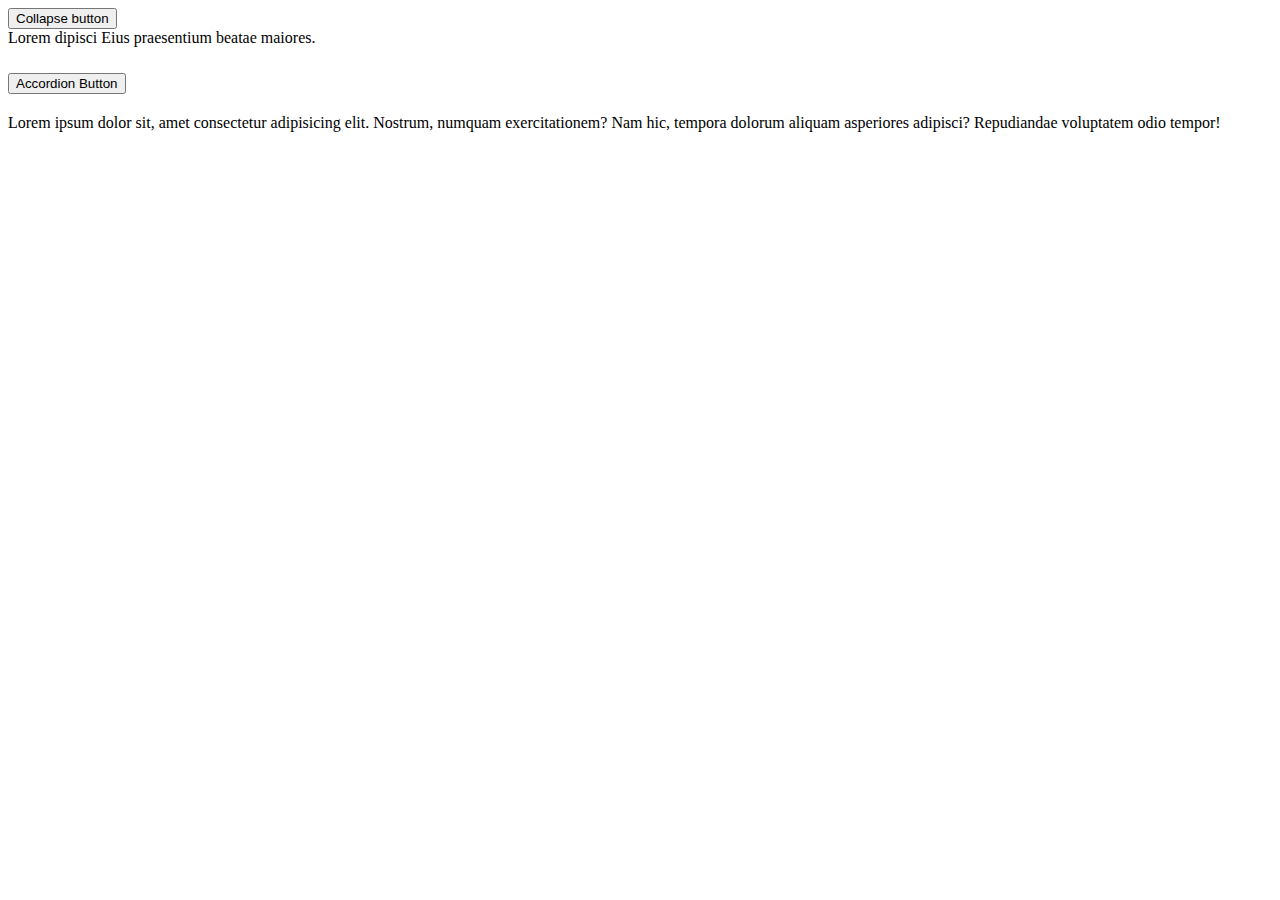
<file: Day-6/index.html>
<!DOCTYPE html>
<html lang="en">
<head>
    <meta charset="UTF-8">
    <meta name="viewport" content="width=device-width, initial-scale=1.0">
    <title>Bootstrap - components</title>
    <link href="https://cdn.jsdelivr.net/npm/bootstrap@5.3.8/dist/css/bootstrap.min.css" rel="stylesheet" integrity="sha384-sRIl4kxILFvY47J16cr9ZwB07vP4J8+LH7qKQnuqkuIAvNWLzeN8tE5YBujZqJLB" crossorigin="anonymous">
</head>

<body>
    <!-- Create the following bootstrap components Components: button, button group, collapse, accordion. -->

    <button type="button" class="btn-primary" data-bs-toggle="collapse" data-bs-target="#mycollapseexample">Collapse button</button>

    <div class="collapse" id="mycollapseexample">
        <div class="card card-body">
            Lorem dipisci  Eius praesentium beatae maiores.
        </div>
    </div>



    <!-- Accordion example -->

    <div class="accordion">
        <div class="accordion-item">
            <h2 class="accordion-header">
                <button type="button" class="accordion-button" data-bs-toggle="collapse" data-bs-target="#myaccordionexample">Accordion Button</button>
            </h2>
        </div>

        <div class="accordion-collapse collapse show" id="myaccordionexample">
            <div class="accordion-body card">
                Lorem ipsum dolor sit, amet consectetur adipisicing elit. Nostrum, numquam exercitationem? Nam hic, tempora dolorum aliquam asperiores adipisci? Repudiandae voluptatem odio tempor!
            </div>
        </div>
    </div>
    
    <script src="https://cdn.jsdelivr.net/npm/bootstrap@5.3.8/dist/js/bootstrap.bundle.min.js" integrity="sha384-FKyoEForCGlyvwx9Hj09JcYn3nv7wiPVlz7YYwJrWVcXK/BmnVDxM+D2scQbITxI" crossorigin="anonymous"></script>
</body>
</html>
</file>
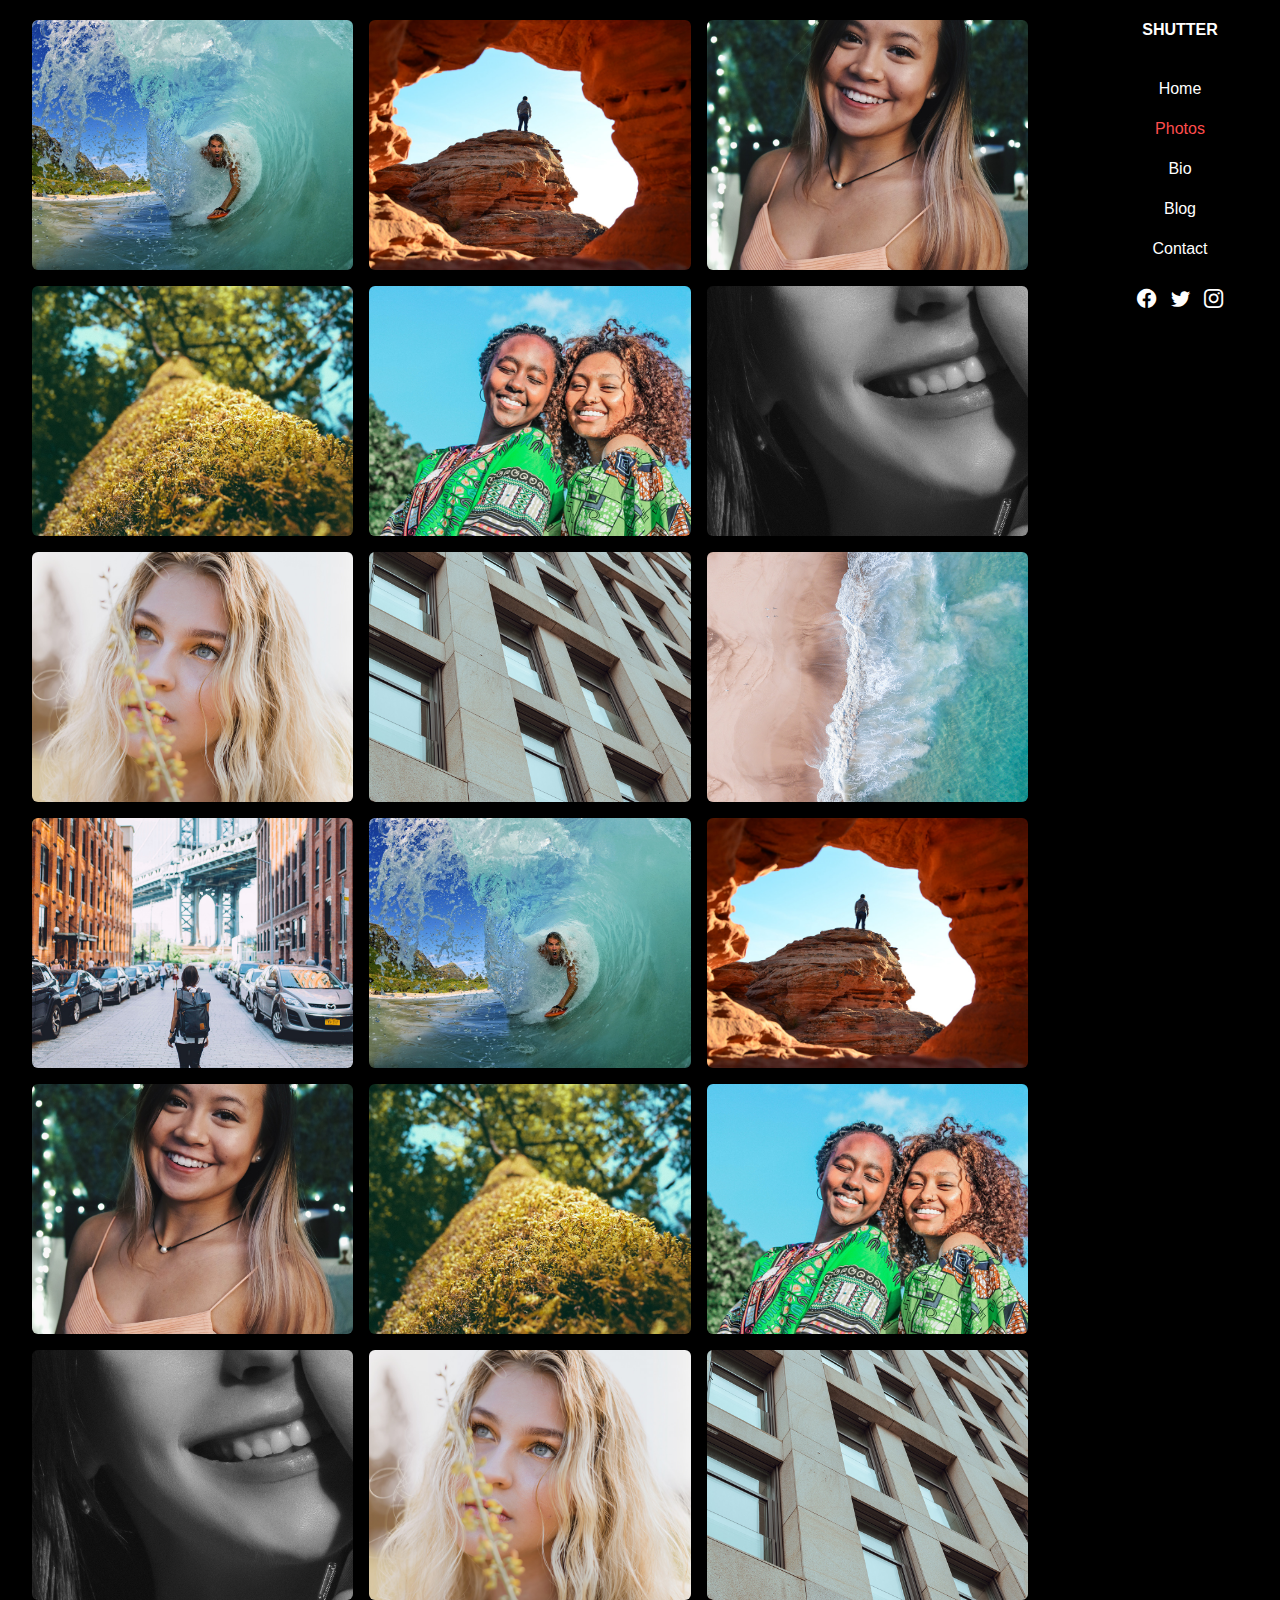
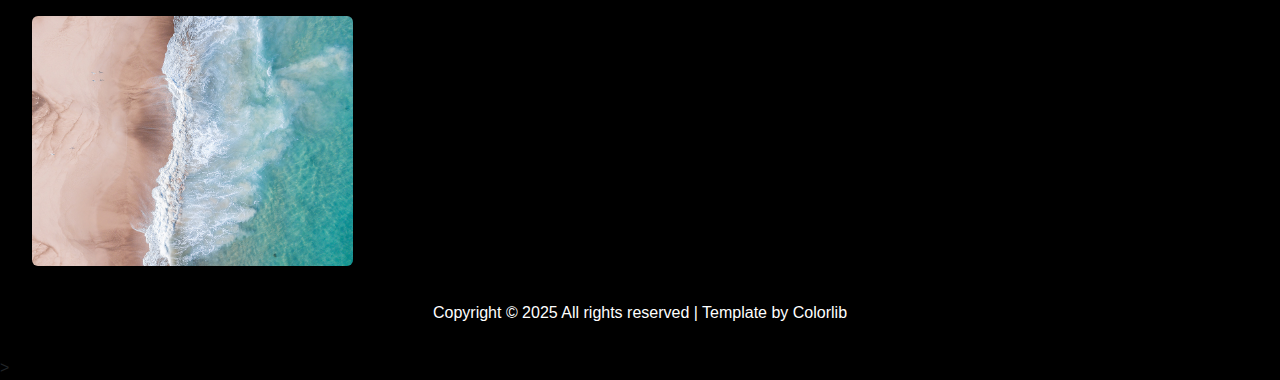
<file: Template-1/index.html>
<!DOCTYPE html>
<html lang="en">
<head>
  <meta charset="UTF-8">
  <meta name="viewport" content="width=device-width, initial-scale=1.0">
  <title>Shutter Gallery</title>
  <link href="https://cdn.jsdelivr.net/npm/bootstrap@5.3.3/dist/css/bootstrap.min.css" rel="stylesheet">
  <link href="https://cdn.jsdelivr.net/npm/bootstrap-icons@1.11.3/font/bootstrap-icons.css" rel="stylesheet">
  <link rel="stylesheet" href="style.css">
</head>
<body>

  <!-- Mobile Navbar -->
  <nav class="navbar navbar-dark d-lg-none">
    <div class="container-fluid">
      <span class="navbar-brand mb-0 h1">SHUTTER</span>
      <button class="btn" type="button" data-bs-toggle="offcanvas" data-bs-target="#offcanvasMenu">
        <i class="bi bi-list"></i>
      </button>
    </div>
  </nav>

  <!-- Offcanvas Menu (Mobile/Tablet) -->
<div class="offcanvas offcanvas-end" tabindex="-1" id="offcanvasMenu">
  <div class="offcanvas-header">
    <button type="button" class="btn-close" data-bs-dismiss="offcanvas"></button>
  </div>
  <div class="offcanvas-body text-center">
    <ul class="nav flex-column">
      <li class="nav-item"><a href="index.html" class="nav-link active">Home</a></li>
      <li class="nav-item"><a href="photos.html" class="nav-link">Photos</a></li>
      <li class="nav-item"><a href="bio.html" class="nav-link">Bio</a></li>
      <li class="nav-item"><a href="blog.html" class="nav-link">Blog</a></li>
      <li class="nav-item"><a href="contact.html" class="nav-link">Contact</a></li>
    </ul>
    <div class="social-icons mt-3">
      <a href="#"><i class="bi bi-facebook"></i></a>
      <a href="#"><i class="bi bi-twitter"></i></a>
      <a href="#"><i class="bi bi-instagram"></i></a>
    </div>
  </div>
</div>


  <!-- Desktop Right Sidebar -->
  <div class="right-sidebar d-none d-lg-block">
    <h6>SHUTTER</h6>
    <ul class="nav flex-column text-center">
      <li class="nav-item"><a href="index.html" class="nav-link">Home</a></li>
      <li class="nav-item"><a href="photos.html" class="nav-link active">Photos</a></li>
      <li class="nav-item"><a href="bio.html" class="nav-link">Bio</a></li>
      <li class="nav-item"><a href="blog.html" class="nav-link">Blog</a></li>
      <li class="nav-item"><a href="contact.html" class="nav-link">Contact</a></li>
    </ul>
    <div class="social-icons mt-3">
      <a href="#"><i class="bi bi-facebook"></i></a>
      <a href="#"><i class="bi bi-twitter"></i></a>
      <a href="#"><i class="bi bi-instagram"></i></a>
    </div>
  </div>

  <!-- Main Content -->
  <div class="content">
    <div class="container-fluid gallery">
      <div class="row g-3">
        <div class="col-6 col-md-6 col-lg-4"><img src="./Img/img_1.jpg" alt="Photo 1"></div>
        <div class="col-6 col-md-6 col-lg-4"><img src="./Img/img_2.jpg" alt="Photo 2"></div>
        <div class="col-6 col-md-6 col-lg-4"><img src="./Img/img_3.jpg" alt="Photo 3"></div>
        <div class="col-6 col-md-6 col-lg-4"><img src="./Img/img_4.jpg" alt="Photo 4"></div>
        <div class="col-6 col-md-6 col-lg-4"><img src="./Img/img_5.jpg" alt="Photo 5"></div>
        <div class="col-6 col-md-6 col-lg-4"><img src="./Img/img_6.jpg" alt="Photo 6"></div>
        <div class="col-6 col-md-6 col-lg-4"><img src="./Img/img_7.jpg" alt="Photo 7"></div>
        <div class="col-6 col-md-6 col-lg-4"><img src="./Img/img_8.jpg" alt="Photo 8"></div>
        <div class="col-6 col-md-6 col-lg-4"><img src="./Img/img_9.jpg" alt="Photo 9"></div>
        <div class="col-6 col-md-6 col-lg-4"><img src="./Img/img_10.jpg" alt="photo 10"></div>
        <div class="col-6 col-md-6 col-lg-4"><img src="./Img/img_1.jpg" alt="Photo 1"></div>
        <div class="col-6 col-md-6 col-lg-4"><img src="./Img/img_2.jpg" alt="Photo 2"></div>
        <div class="col-6 col-md-6 col-lg-4"><img src="./Img/img_3.jpg" alt="Photo 3"></div>
        <div class="col-6 col-md-6 col-lg-4"><img src="./Img/img_4.jpg" alt="Photo 4"></div>
        <div class="col-6 col-md-6 col-lg-4"><img src="./Img/img_5.jpg" alt="Photo 5"></div>
        <div class="col-6 col-md-6 col-lg-4"><img src="./Img/img_6.jpg" alt="Photo 6"></div>
        <div class="col-6 col-md-6 col-lg-4"><img src="./Img/img_7.jpg" alt="Photo 7"></div>
        <div class="col-6 col-md-6 col-lg-4"><img src="./Img/img_8.jpg" alt="Photo 8"></div>
        <div class="col-6 col-md-6 col-lg-4"><img src="./Img/img_9.jpg" alt="Photo 9"></div>
      </div>
    </div>
  </div>

  <footer>
    <p>Copyright &copy; 2025 All rights reserved | Template by Colorlib</p>
  </footer>

  <script src="https://cdn.jsdelivr.net/npm/bootstrap@5.3.3/dist/js/bootstrap.bundle.min.js"></script>
</body>
</html>
>
</file>
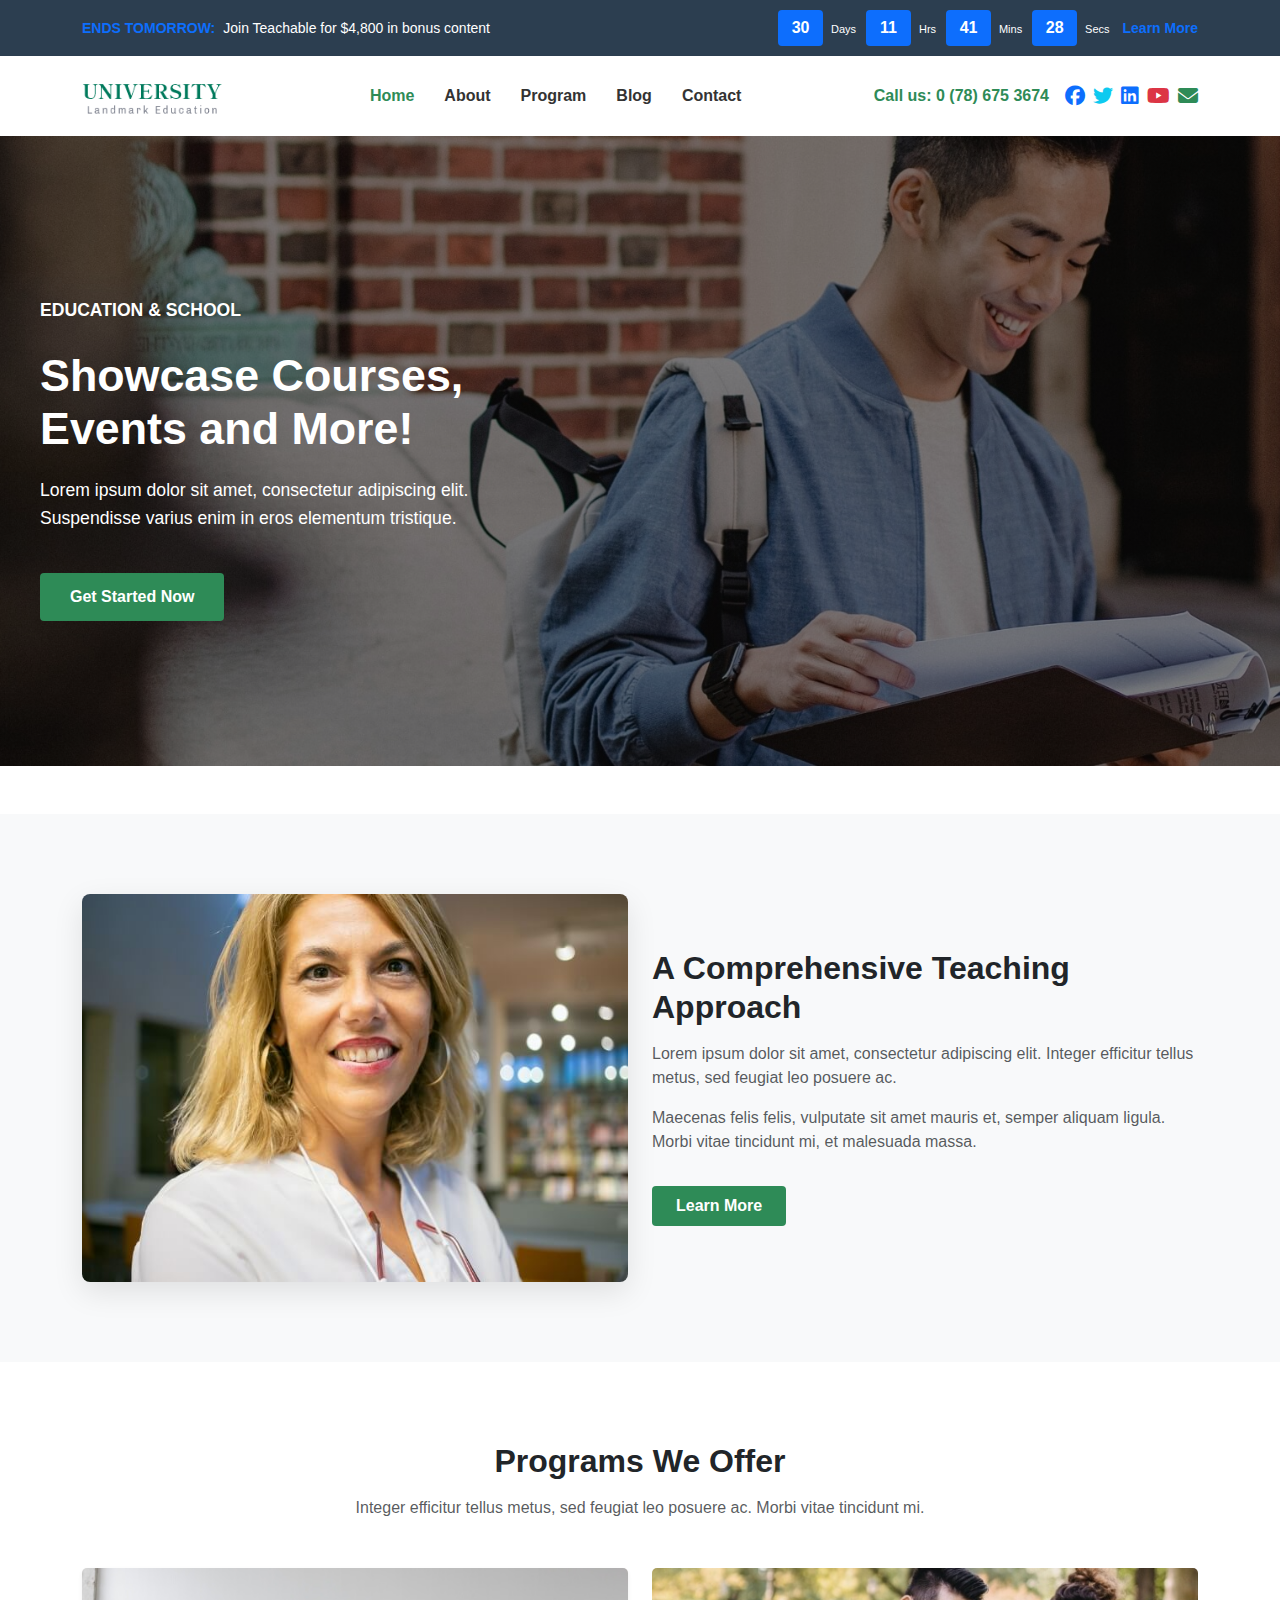
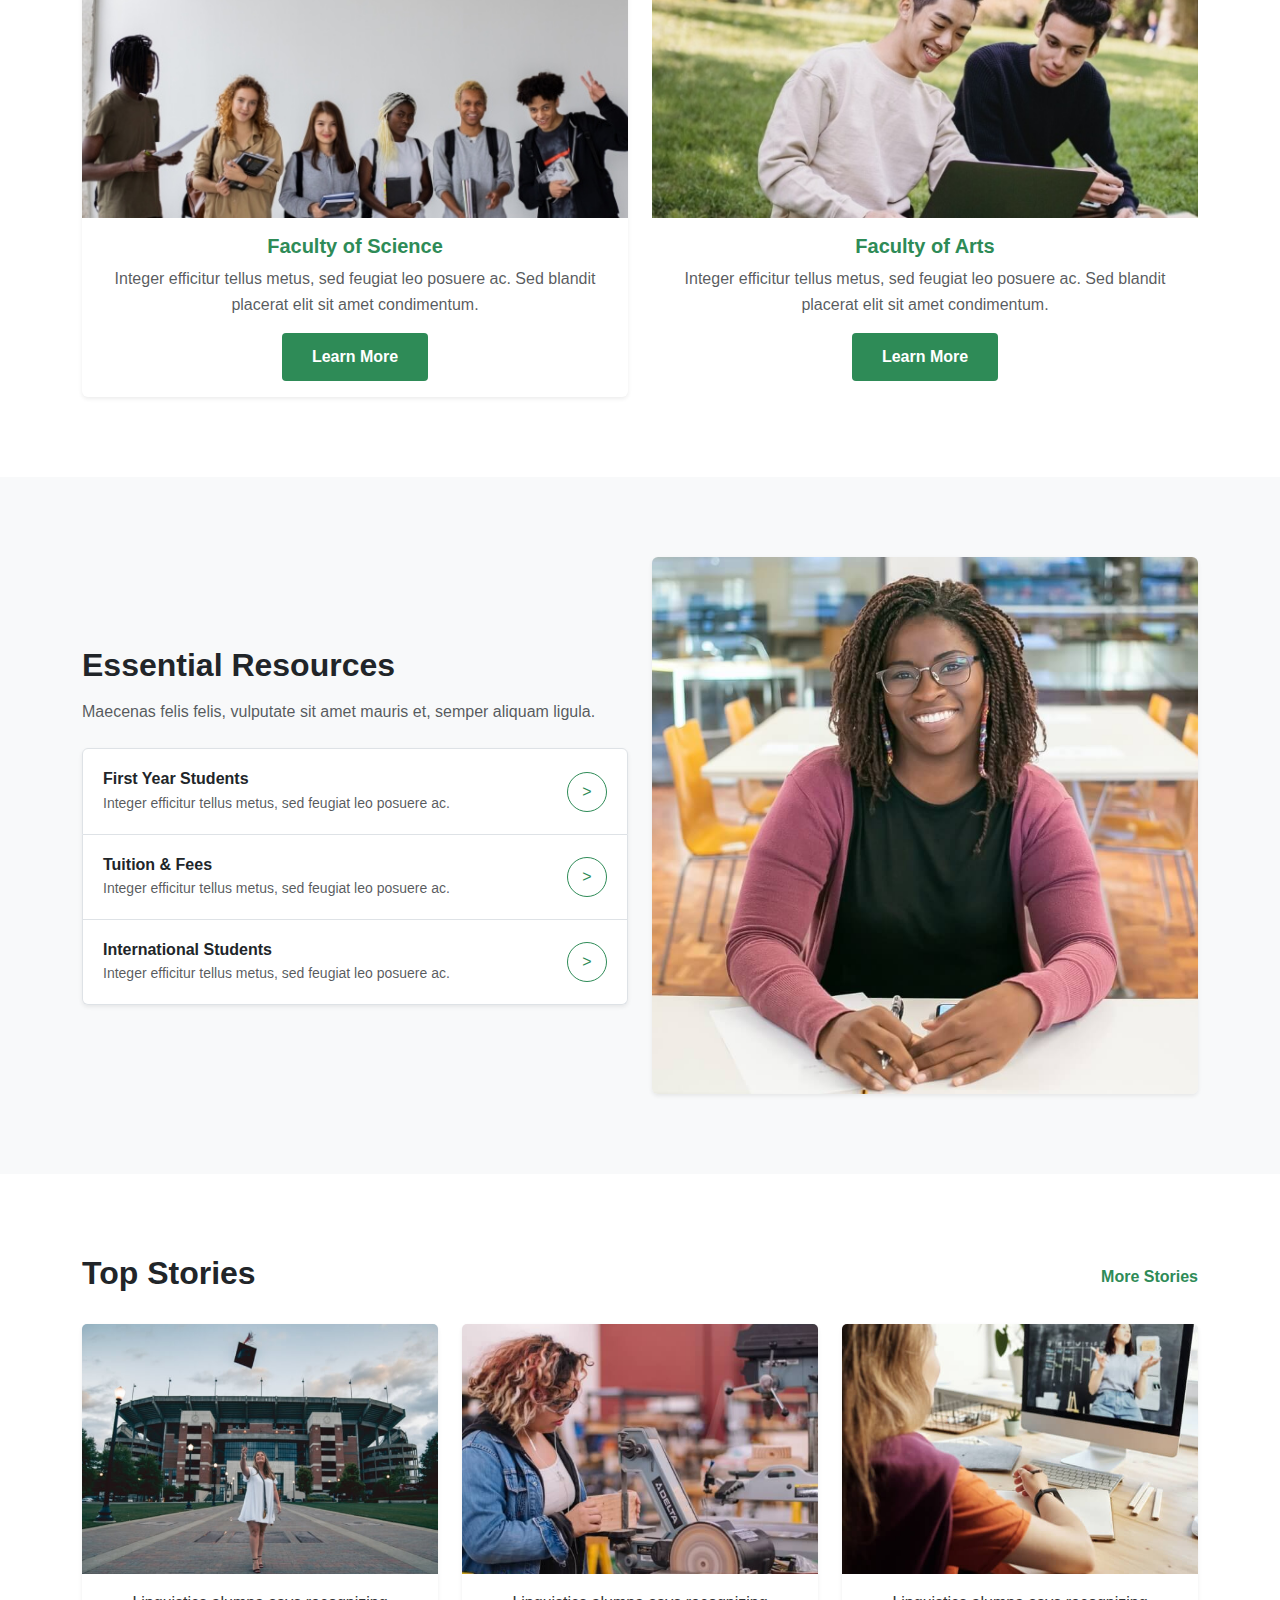
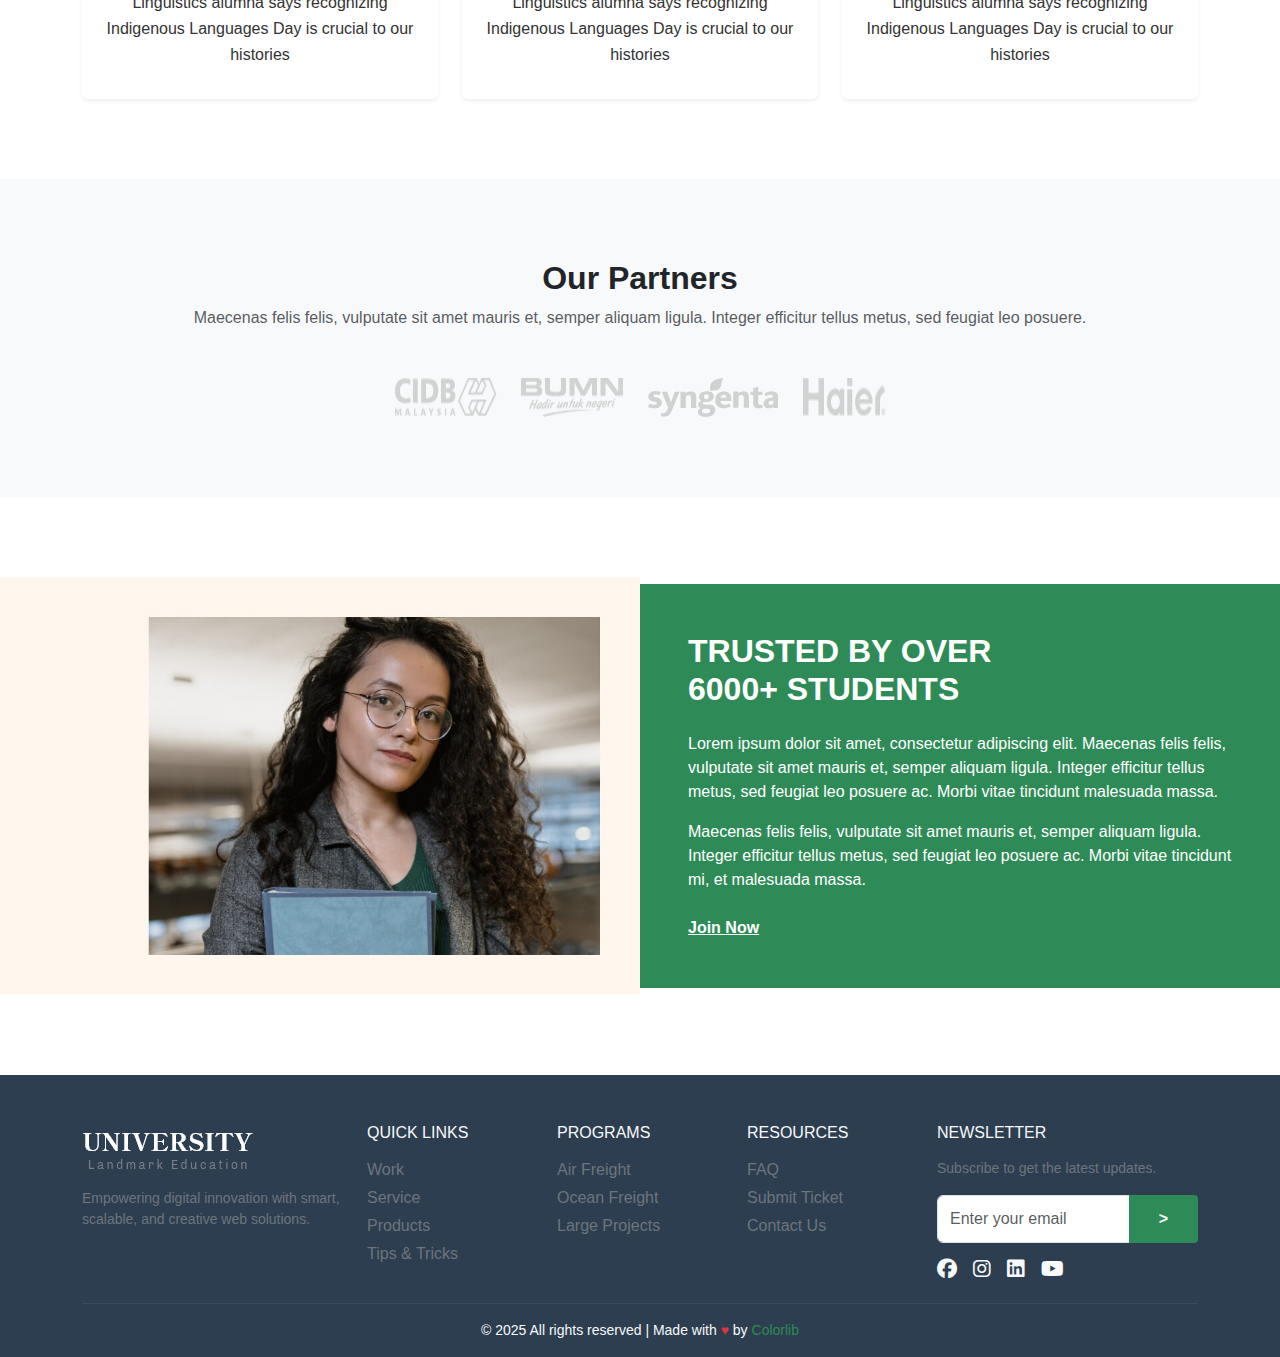
<file: Template-2/index.html>
<!DOCTYPE html>
<html lang="en">
<head>
  <meta charset="UTF-8">
  <meta name="viewport" content="width=device-width, initial-scale=1.0">
  <title>University Education</title>
  
  <!-- Bootstrap & Icons -->
  <link href="https://cdn.jsdelivr.net/npm/bootstrap@5.3.3/dist/css/bootstrap.min.css" rel="stylesheet">
  <link href="https://cdn.jsdelivr.net/npm/bootstrap-icons@1.11.3/font/bootstrap-icons.css" rel="stylesheet">
  <link rel="stylesheet" href="https://cdnjs.cloudflare.com/ajax/libs/font-awesome/6.5.0/css/all.min.css">
  <link rel="stylesheet" href="style.css">
</head>
<body>

<!-- Top Bar -->
<div class="top-bar text-white">
  <div class="container">
    <div class="d-flex flex-wrap justify-content-between align-items-center">
      <div class="d-flex align-items-center mb-2 mb-md-0">
        <span style="color: #0d6efd; font-weight: 700; margin-right: 8px;">ENDS TOMORROW:</span>
        <span class="d-none d-sm-inline">Join Teachable for $4,800 in bonus content</span>
        <span class="d-inline d-sm-none" style="font-size: 12px;">Join for $4,800 bonus</span>
      </div>
      <div class="d-flex align-items-center flex-wrap gap-2">
        <div class="d-flex">
          <div class="countdown-item">
            <span class="number" id="days">30</span>
            <span class="label">Days</span>
          </div>
          <div class="countdown-item">
            <span class="number" id="hours">11</span>
            <span class="label">Hrs</span>
          </div>
          <div class="countdown-item">
            <span class="number" id="minutes">41</span>
            <span class="label">Mins</span>
          </div>
          <div class="countdown-item">
            <span class="number" id="seconds">28</span>
            <span class="label">Secs</span>
          </div>
        </div>
        <a href="#" class="d-none d-md-inline" style="color: #0d6efd; font-weight: 600; text-decoration: none; white-space: nowrap;">Learn More</a>
      </div>
    </div>
  </div>
</div>

<!-- Navbar -->
<nav class="navbar navbar-expand-lg bg-white shadow-sm">
  <div class="container">
    <a class="navbar-brand" href="#">
      <img src="./Img/logo.png" alt="Logo" height="40">
    </a>
    <button class="navbar-toggler" type="button" data-bs-toggle="collapse" data-bs-target="#navbarNav">
      <span class="navbar-toggler-icon"></span>
    </button>

    <div class="collapse navbar-collapse justify-content-between" id="navbarNav">
      <ul class="navbar-nav mx-auto text-center">
        <li class="nav-item"><a class="nav-link active" href="#">Home</a></li>
        <li class="nav-item"><a class="nav-link" href="#">About</a></li>
        <li class="nav-item"><a class="nav-link" href="#">Program</a></li>
        <li class="nav-item"><a class="nav-link" href="#">Blog</a></li>
        <li class="nav-item"><a class="nav-link" href="#">Contact</a></li>
      </ul>

      <div class="me-3 d-flex justify-content-center align-items-center mt-3 mt-lg-0">
        <p class="text-success mb-0 fw-semibold">Call us: <span class="fw-bold">0 (78) 675 3674</span></p>
      </div>

      <div class="d-flex justify-content-center gap-2 mt-3 mt-lg-0">
        <i class="fa-brands fa-facebook text-primary fs-5"></i>
        <i class="fa-brands fa-twitter text-info fs-5"></i>
        <i class="fa-brands fa-linkedin text-primary fs-5"></i>
        <i class="fa-brands fa-youtube text-danger fs-5"></i>
        <i class="fa-solid fa-envelope text-success fs-5"></i>
      </div>
    </div>
  </div>
</nav>

<!-- Hero Banner -->
<section class="hero"> 
  <div class="hero-content text-white"> 
    <p class="text-uppercase fw-semibold">Education & School</p> <h1>Showcase Courses,<br>Events and More!</h1> 
    <p>Lorem ipsum dolor sit amet, consectetur adipiscing elit. Suspendisse varius enim in eros elementum tristique.</p> 
    <a href="#" class="btn btn-success mt-3">Get Started Now</a> 
  </div> 
</section> 
    <br><br>

<!-- About Section -->
<section class="about-area bg-light">
  <div class="container">
    <div class="row align-items-center">
      <div class="col-lg-6 mb-4 mb-lg-0">
        <img src="./Img/about1.jpg" alt="About" class="img-fluid">
      </div>
      <div class="col-lg-6">
        <h2 class="fw-bold mb-3">A Comprehensive Teaching Approach</h2>
        <p class="text-muted">Lorem ipsum dolor sit amet, consectetur adipiscing elit. Integer efficitur tellus metus, sed feugiat leo posuere ac.</p>
        <p class="text-muted">Maecenas felis felis, vulputate sit amet mauris et, semper aliquam ligula. Morbi vitae tincidunt mi, et malesuada massa.</p>
        <a href="#" class="btn btn-success mt-3 px-4 py-2">Learn More</a>
      </div>
    </div>
  </div>
</section>

<!-- Programs Section -->
<section class="py-5">
  <div class="container text-center">
    <h2 class="fw-bold mb-3">Programs We Offer</h2>
    <p class="text-muted mb-5">Integer efficitur tellus metus, sed feugiat leo posuere ac. Morbi vitae tincidunt mi.</p>

    <div class="row g-4">
      <div class="col-md-6">
        <div class="card shadow-sm h-100">
          <img src="./Img/blog1.jpg" class="card-img-top" alt="Faculty of Science">
          <div class="card-body">
            <h5 class="fw-semibold mb-2 text-success">Faculty of Science</h5>
            <p class="text-muted">Integer efficitur tellus metus, sed feugiat leo posuere ac. Sed blandit placerat elit sit amet condimentum.</p>
            <a href="#" class="btn btn-success">Learn More</a>
          </div>
        </div>
      </div>
      <div class="col-md-6">
        <div class="card h-100">
          <img src="./Img/blog2.jpg" class="card-img-top" alt="Faculty of Arts">
          <div class="card-body">
            <h5 class="fw-semibold mb-2 text-success">Faculty of Arts</h5>
            <p class="text-muted">Integer efficitur tellus metus, sed feugiat leo posuere ac. Sed blandit placerat elit sit amet condimentum.</p>
            <a href="#" class="btn btn-success">Learn More</a>
          </div>
        </div>
      </div>
    </div>
  </div>
</section>

<!-- Resources Section -->
<section class="py-5 bg-light">
  <div class="container">
    <div class="row align-items-center g-4">
      <div class="col-lg-6">
        <h2 class="fw-bold mb-3">Essential Resources</h2>
        <p class="text-muted mb-4">Maecenas felis felis, vulputate sit amet mauris et, semper aliquam ligula.</p>
        <div class="list-group shadow-sm">
          <div class="list-group-item d-flex justify-content-between align-items-center">
            <div>
              <h6 class="fw-semibold mb-1">First Year Students</h6>
              <p class="text-muted small mb-0">Integer efficitur tellus metus, sed feugiat leo posuere ac.</p>
            </div>
            <a href="#" class="btn btn-outline-success rounded-circle">&gt;</a>
          </div>
          <div class="list-group-item d-flex justify-content-between align-items-center">
            <div>
              <h6 class="fw-semibold mb-1">Tuition & Fees</h6>
              <p class="text-muted small mb-0">Integer efficitur tellus metus, sed feugiat leo posuere ac.</p>
            </div>
            <a href="#" class="btn btn-outline-success rounded-circle">&gt;</a>
          </div>
          <div class="list-group-item d-flex justify-content-between align-items-center">
            <div>
              <h6 class="fw-semibold mb-1">International Students</h6>
              <p class="text-muted small mb-0">Integer efficitur tellus metus, sed feugiat leo posuere ac.</p>
            </div>
            <a href="#" class="btn btn-outline-success rounded-circle">&gt;</a>
          </div>
        </div>
      </div>
      <div class="col-lg-6 text-center">
        <img src="./Img/visit1.jpg" alt="Resources" class="img-fluid rounded shadow-sm">
      </div>
    </div>
  </div>
</section>

<!-- Top Stories -->
<section class="py-5">
  <div class="container">
    <div class="d-flex justify-content-between align-items-center mb-4">
      <h2 class="fw-bold">Top Stories</h2>
      <a href="#" class="link-success">More Stories</a>
    </div>

    <div class="row g-4">
      <div class="col-lg-4 col-md-6">
        <div class="card h-100 shadow-sm">
          <img src="./Img/class-img1.jpg" class="card-img-top" alt="Story Image">
          <div class="card-body text-center">
            <p>Linguistics alumna says recognizing Indigenous Languages Day is crucial to our histories</p>
          </div>
        </div>
      </div>

      <div class="col-lg-4 col-md-6">
        <div class="card h-100 shadow-sm">
          <img src="./Img/class-img2.jpg" class="card-img-top" alt="Story Image">
          <div class="card-body text-center">
            <p>Linguistics alumna says recognizing Indigenous Languages Day is crucial to our histories</p>
          </div>
        </div>
      </div>

      <div class="col-lg-4 col-md-6">
        <div class="card h-100 shadow-sm">
          <img src="./Img/class-img3.jpg" class="card-img-top" alt="Story Image">
          <div class="card-body text-center">
            <p>Linguistics alumna says recognizing Indigenous Languages Day is crucial to our histories</p>
          </div>
        </div>
      </div>
    </div>
  </div>
</section>

<!-- Partners -->
<section class="py-5 bg-light">
  <div class="container">
    <div class="text-center mb-5">
      <h2 class="fw-bold">Our Partners</h2>
      <p class="text-muted">Maecenas felis felis, vulputate sit amet mauris et, semper aliquam ligula. Integer efficitur tellus metus, sed feugiat leo posuere.</p>
    </div>
    <div class="d-flex gap-4 justify-content-center flex-wrap">
      <img src="./Img/brand1.png" alt="Partner 1">
      <img src="./Img/brand2.png" alt="Partner 2">
      <img src="./Img/brand3.png" alt="Partner 3">
      <img src="./Img/brand4.png" alt="Partner 4">
    </div>
  </div>
</section>

<!-- Trust Section -->
<section class="py-5">
  <div class="container-fluid p-0">
    <div class="row g-0 align-items-center">
      <div class="col-lg-6">
        <img src="./Img/visit2.jpg" alt="Trusted Students" class="img-fluid w-100 h-100 object-fit-cover" style="min-height: 400px;">
      </div>
      <div class="col-lg-6 p-5 bg-success text-white">
        <h2 class="fw-bold mb-4">TRUSTED BY OVER<br>6000+ STUDENTS</h2>
        <p class="mb-3">Lorem ipsum dolor sit amet, consectetur adipiscing elit. Maecenas felis felis, vulputate sit amet mauris et, semper aliquam ligula. Integer efficitur tellus metus, sed feugiat leo posuere ac. Morbi vitae tincidunt malesuada massa.</p>
        <p class="mb-4">Maecenas felis felis, vulputate sit amet mauris et, semper aliquam ligula. Integer efficitur tellus metus, sed feugiat leo posuere ac. Morbi vitae tincidunt mi, et malesuada massa.</p>
        <a href="#" class="link-light">Join Now</a>
      </div>
    </div>
  </div>
</section>

<!-- Footer -->
<footer class="text-light pt-5 pb-3">
  <div class="container">
    <div class="row gy-4">
      <div class="col-md-3">
        <img src="./Img/logo2_footer.png" alt="Logo" class="img-fluid mb-3">
        <p class="text-secondary small">Empowering digital innovation with smart, scalable, and creative web solutions.</p>
      </div>

      <div class="col-md-2">
        <h6 class="text-uppercase mb-3">Quick Links</h6>
        <a href="#" class="text-secondary d-block mb-1 text-decoration-none">Work</a>
        <a href="#" class="text-secondary d-block mb-1 text-decoration-none">Service</a>
        <a href="#" class="text-secondary d-block mb-1 text-decoration-none">Products</a>
        <a href="#" class="text-secondary d-block mb-1 text-decoration-none">Tips & Tricks</a>
      </div>

      <div class="col-md-2">
        <h6 class="text-uppercase mb-3">Programs</h6>
        <a href="#" class="text-secondary d-block mb-1 text-decoration-none">Air Freight</a>
        <a href="#" class="text-secondary d-block mb-1 text-decoration-none">Ocean Freight</a>
        <a href="#" class="text-secondary d-block mb-1 text-decoration-none">Large Projects</a>
      </div>

      <div class="col-md-2">
        <h6 class="text-uppercase mb-3">Resources</h6>
        <a href="#" class="text-secondary d-block mb-1 text-decoration-none">FAQ</a>
        <a href="#" class="text-secondary d-block mb-1 text-decoration-none">Submit Ticket</a>
        <a href="#" class="text-secondary d-block mb-1 text-decoration-none">Contact Us</a>
      </div>

      <div class="col-md-3">
        <h6 class="text-uppercase mb-3">Newsletter</h6>
        <p class="text-secondary small">Subscribe to get the latest updates.</p>
        <div class="input-group mb-3">
          <input type="text" class="form-control" placeholder="Enter your email">
          <button class="btn btn-success">&gt;</button>
        </div>
        <div class="d-flex gap-3">
          <i class="fa-brands fa-facebook fs-5"></i>
          <i class="fa-brands fa-instagram fs-5"></i>
          <i class="fa-brands fa-linkedin fs-5"></i>
          <i class="fa-brands fa-youtube fs-5"></i>
        </div>
      </div>
    </div>

    <hr class="border-secondary mt-4">
    <p class="text-center small mb-0">
      © 2025 All rights reserved | Made with <span class="text-danger">&hearts;</span> by <span class="text-success">Colorlib</span>
    </p>
  </div>
</footer>

<!-- Bootstrap JS -->
<script src="https://cdn.jsdelivr.net/npm/bootstrap@5.3.3/dist/js/bootstrap.bundle.min.js"></script>


</body>
</html>
</file>
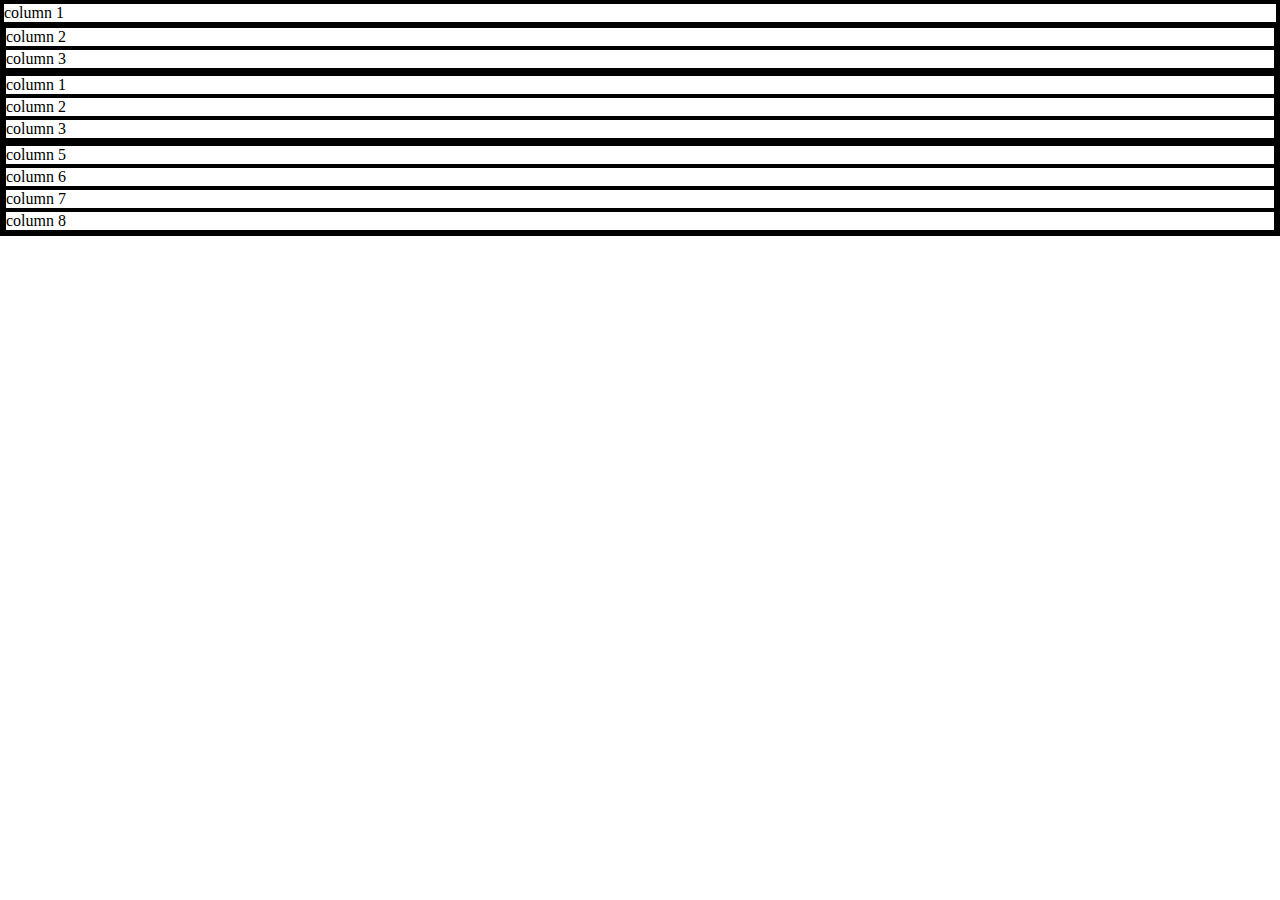
<file: Day-1/ClassWork/index.html>
<!-- 1. Practice the example of the Bootstrap 12-column grid system taken by the trainer. -->


<!DOCTYPE html>
<html lang="en">
<head>
    <meta charset="UTF-8">
    <meta name="viewport" content="width=device-width, initial-scale=1.0">
    <title>Bootstrap</title>
    <link rel="stylesheet" href="style.css">
    <link href="https://cdn.jsdelivr.net/npm/bootstrap@5.3.8/dist/css/bootstrap.min.css" rel="stylesheet" integrity="sha384-sRIl4kxILFvY47J16cr9ZwB07vP4J8+LH7qKQnuqkuIAvNWLzeN8tE5YBujZqJLB" crossorigin="anonymous">
</head>
<body>

    <section>
        <div class="row">
            <!-- row 1 -->
            <div class="col-sm-12">column 1</div>

            <!-- row2 -->
            <div class="row"> 
                <div class="col-md-6">column 2</div>
                <div class="col-md-6">column 3</div>
            </div>

            <!-- row3 -->
             <div class="row">
                <div class="col-sm-12 col-md-6 col-lg-4">column 1</div>
                <div class="col-sm-12 col-md-6 col-lg-4">column 2</div>
                <div class="col-sm-12 col-md-6 col-lg-4">column 3</div>
             </div>


             <!-- row 4 -->

             <div class="row">
                <div class="col-sm-12 col-md-6 col-lg-3">column 5</div>
                <div class="col-sm-12 col-md-6 col-lg-3">column 6</div>
                <div class="col-sm-12 col-md-6 col-lg-3">column 7</div>
                <div class="col-sm-12 col-md-6 col-lg-3">column 8</div>
             </div>
        </div>
    </section>


    <script src="https://cdn.jsdelivr.net/npm/bootstrap@5.3.8/dist/js/bootstrap.bundle.min.js" crossorigin="anonymous"></script>
</body>
</html>
</file>
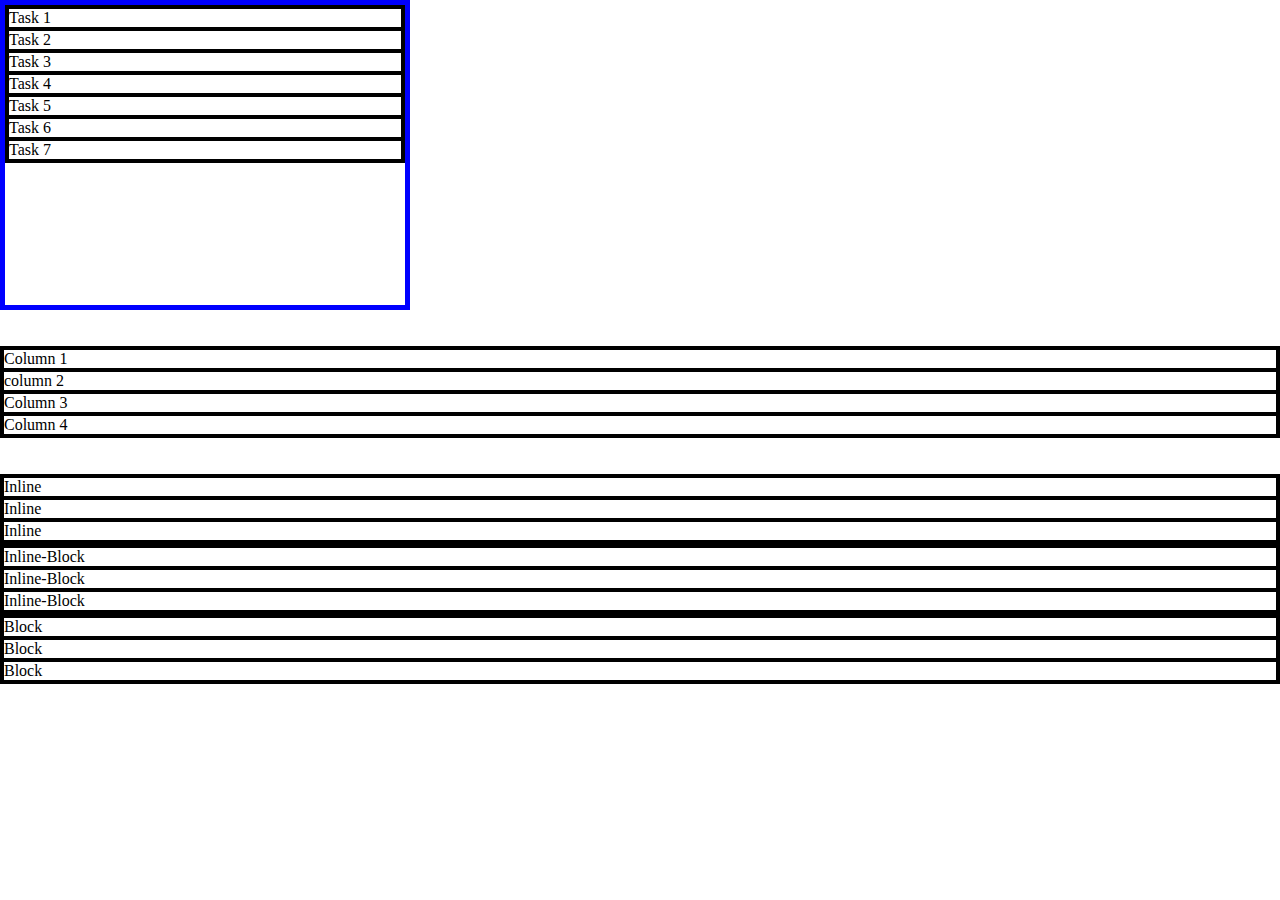
<file: Day-2/ClassWork/index.html>
<!DOCTYPE html>
<html lang="en">
<head>
    <meta charset="UTF-8">
    <meta name="viewport" content="width=device-width, initial-scale=1.0">
    <title>Row-col grid system</title>
    <link rel="stylesheet" href="style.css">
    <link href="https://cdn.jsdelivr.net/npm/bootstrap@5.3.8/dist/css/bootstrap.min.css" rel="stylesheet" integrity="sha384-sRIl4kxILFvY47J16cr9ZwB07vP4J8+LH7qKQnuqkuIAvNWLzeN8tE5YBujZqJLB" crossorigin="anonymous">
</head>
<body>
    
    <section style="height: 300px; border: 5px solid blue; width:400px">
        <div class="d-sm-flex justify-content-between align-center h-50 flex-row flex-wrap">
            <div class="align-self-start">Task 1</div>
            <div>Task 2</div>
            <div>Task 3</div>
            <div>Task 4</div>
            <div>Task 5</div>
            <div>Task 6</div>
            <div>Task 7</div>
        </div>
    </section>
<br><br>

    <!-- Advanced Grid System -->

    <section>
        <div class="row row-cols-sm-1 row-cols-md-2 row-cols-lg-4">
            <div>Column 1</div>
            <div>column 2</div>
            <div>Column 3</div>
            <div>Column 4</div>
        </div>
    </section>
<br><br>

    <!-- Display classes -->

    <section>
        <div>
            <div class="d-inline">Inline</div>
            <div class="d-inline">Inline</div>
            <div class="d-inline">Inline</div>
        </div>

        <div>
            <div class="d-inline-block">Inline-Block</div>
            <div class="d-inline-block">Inline-Block</div>
            <div class="d-inline-block">Inline-Block</div>
        </div>

        <div>
            <div class="d-block">Block</div>
            <div class="d-block">Block</div>
            <div class="d-block">Block</div>
        </div>
    </section>
    <script src="https://cdn.jsdelivr.net/npm/bootstrap@5.3.8/dist/js/bootstrap.bundle.min.js" integrity="sha384-FKyoEForCGlyvwx9Hj09JcYn3nv7wiPVlz7YYwJrWVcXK/BmnVDxM+D2scQbITxI" crossorigin="anonymous"></script>
</body>
</html>
</file>
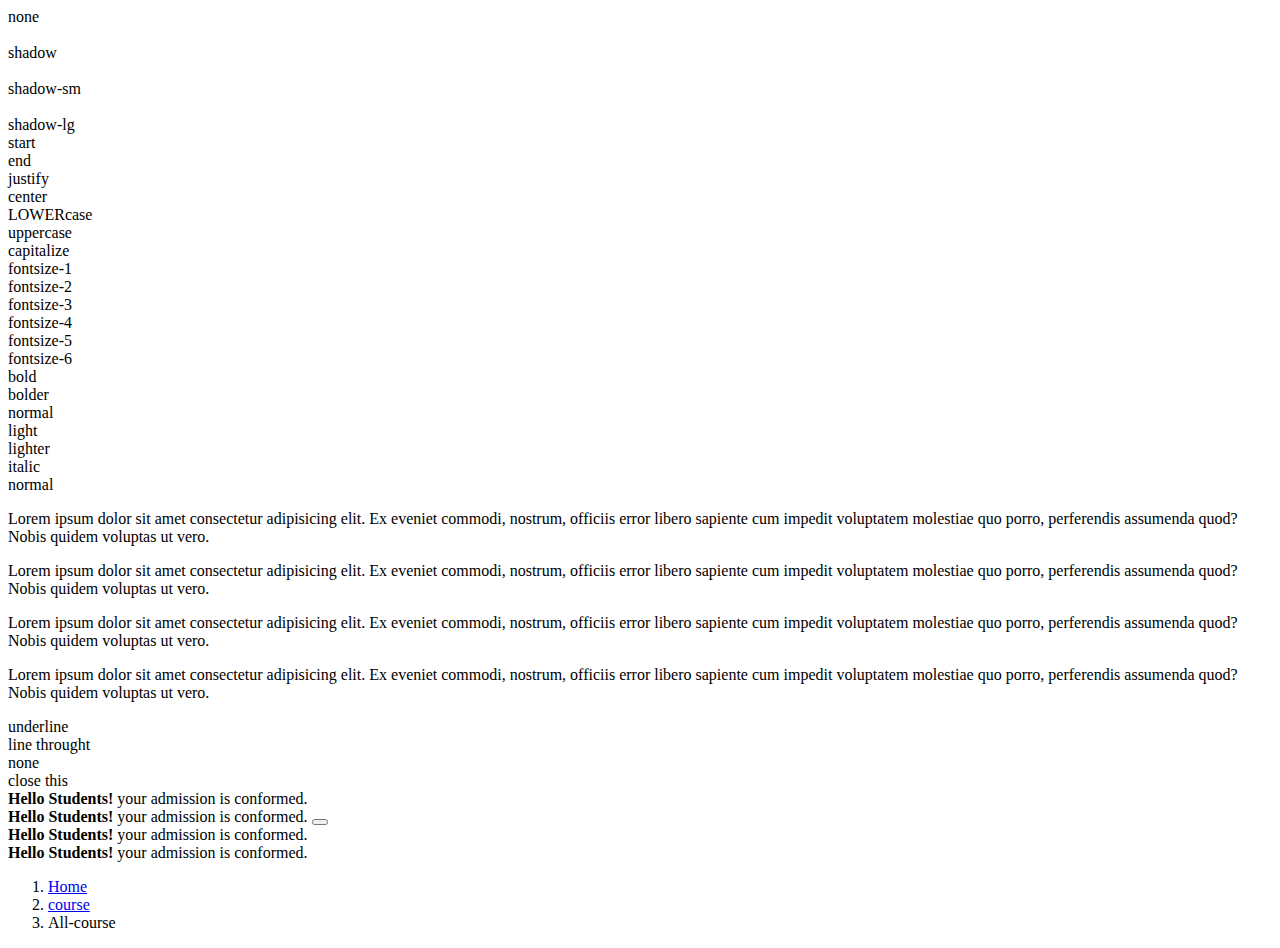
<file: Day-5/classwork/index.html>
<!DOCTYPE html>
<html lang="en">
<head>
    <meta charset="UTF-8">
    <meta name="viewport" content="width=device-width, initial-scale=1.0">
    <title>Day7-Classwork</title>
    <link href="https://cdn.jsdelivr.net/npm/bootstrap@5.3.8/dist/css/bootstrap.min.css" rel="stylesheet" integrity="sha384-sRIl4kxILFvY47J16cr9ZwB07vP4J8+LH7qKQnuqkuIAvNWLzeN8tE5YBujZqJLB" crossorigin="anonymous">
</head>
<body>
    <!-- Shadow -->
    <div>
        <div class="shadow shadow-none bg-light">none</div><br>
        <div class="shadow shadow-shadow bg-light">shadow</div><br>
        <div class="shadow shadow-shadow-sm bg-light">shadow-sm</div><br>
        <div class="shadow shadow-shadow-lg bg-light">shadow-lg</div>
    </div>


    <!-- text-alignment  : text-value-->
    <div class="text-start">start</div>
    <div class="text-end">end</div>
    <div class="text-justify">justify</div>
    <div class="text-center">center</div>

    <!-- text-transform -->
     <div>
        <div class="text-lowercase">LOWERcase</div>
        <div class="text-uppercase">uppercase</div>
        <div class="text-capitalize">capitalize</div>
    </div>

    <!-- font size -->

    <div>
        <div class="fs-1">fontsize-1</div>
        <div class="fs-2">fontsize-2</div>
        <div class="fs-3">fontsize-3</div>
        <div class="fs-4">fontsize-4</div>
        <div class="fs-5">fontsize-5</div>
        <div class="fs-6">fontsize-6</div>
    </div>

    <!-- font weight-->

    <div>
        <div class="fw-bold">bold</div>
        <div class="fw-bolder">bolder</div>
        <div class="fw-normal">normal</div>
        <div class="fw-light">light</div>
        <div class="fw-lighter">lighter</div>
    </div>


    <!-- font style -->
     <div>
        <div class="fst-italic display-1">italic</div>
        <div class="fst-normal display-1">normal</div>
     </div>

     <!-- line-height -->

     <div>
        <p class="lh-sm">Lorem ipsum dolor sit amet consectetur adipisicing elit. Ex eveniet commodi, nostrum, officiis error libero sapiente cum impedit voluptatem molestiae quo porro, perferendis assumenda quod? Nobis quidem voluptas ut vero.</p>
        <p class="lh-lg">Lorem ipsum dolor sit amet consectetur adipisicing elit. Ex eveniet commodi, nostrum, officiis error libero sapiente cum impedit voluptatem molestiae quo porro, perferendis assumenda quod? Nobis quidem voluptas ut vero.</p>
        <p class="lh-1">Lorem ipsum dolor sit amet consectetur adipisicing elit. Ex eveniet commodi, nostrum, officiis error libero sapiente cum impedit voluptatem molestiae quo porro, perferendis assumenda quod? Nobis quidem voluptas ut vero.</p>
        <p class="lh-base">Lorem ipsum dolor sit amet consectetur adipisicing elit. Ex eveniet commodi, nostrum, officiis error libero sapiente cum impedit voluptatem molestiae quo porro, perferendis assumenda quod? Nobis quidem voluptas ut vero.</p>
     </div>


     <!-- text decoration -->
      <div>
        <div class="text-decoration-underline">underline</div>
        <div class="text-decoration-line-through">line throught</div>
        <div class="text-decoration-none">none</div>
      </div>

    <!-- close-btn -->
    <div class="btn-close">close this</div>


    <!-- alert -->
    <div class="alert alert-warning" role="alert">
        <strong>Hello Students!</strong> your admission is conformed.
    </div>

    <div class="alert alert-secondary alert-dismissible">
        <strong>Hello Students!</strong> your admission is conformed.
        <button type="button" class="btn-close" data-bs-dismiss="alert"></button>
    </div>
    
    
    <div class="alert alert-success fade">
        <strong>Hello Students!</strong> your admission is conformed.
    </div>
    
    
    <div class="alert alert-success fade show">
        <strong>Hello Students!</strong> your admission is conformed.
    </div>

    <!-- breadcrumb -->
     <nav style="--bs-breadcrumb-divider:'>';">
        <ol class="breadcrumb">
            <li class="breadcrumb-item"><a href="#">Home</a></li>
            <li class="breadcrumb-item"><a href="#">course</a></li>
            <li class="breadcrumb-item active">All-course</li>
        </ol>
     </nav>

    <script src="https://cdn.jsdelivr.net/npm/bootstrap@5.3.8/dist/js/bootstrap.bundle.min.js" integrity="sha384-FKyoEForCGlyvwx9Hj09JcYn3nv7wiPVlz7YYwJrWVcXK/BmnVDxM+D2scQbITxI" crossorigin="anonymous"></script>
</body>
</html>



<!-- Practice the following Bootstrap classes:
Utilities: shadow,
Text: text alignment, text transform, font size, font weight and style, text decoration
Components: Close button, alert, breadcrumb -->
</file>
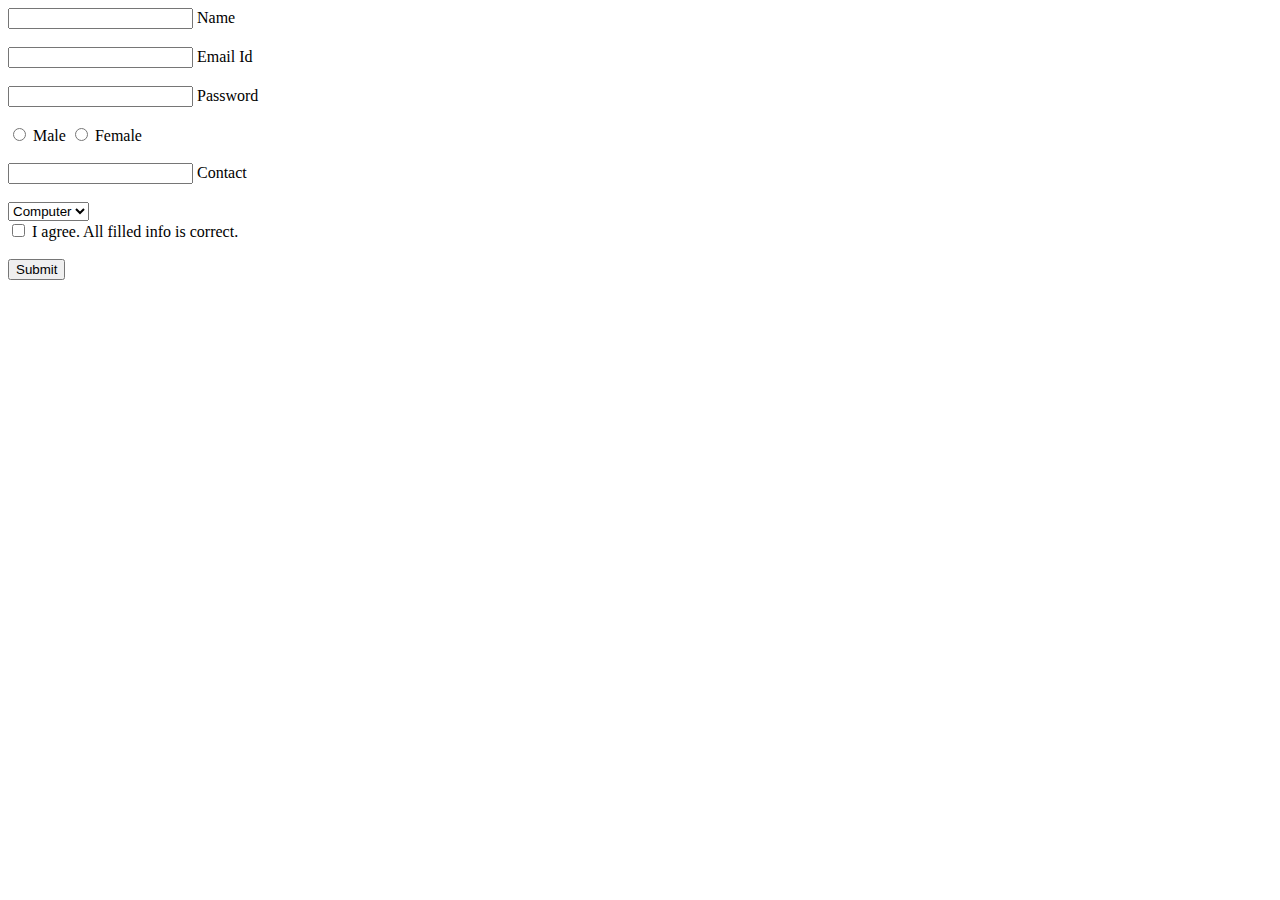
<file: Day-8/Classwork/que.1/index.html>
<!DOCTYPE html>
<html lang="en">

<head>
    <meta charset="UTF-8">
    <meta name="viewport" content="width=device-width, initial-scale=1.0">
    <title>Document</title>
    <link href="https://cdn.jsdelivr.net/npm/bootstrap@5.3.8/dist/css/bootstrap.min.css" rel="stylesheet"
        integrity="sha384-sRIl4kxILFvY47J16cr9ZwB07vP4J8+LH7qKQnuqkuIAvNWLzeN8tE5YBujZqJLB" crossorigin="anonymous">
</head>

<body>
    <!-- Create an Employee Registration form by using bootstrap classes and form components -->

    <section class="d-flex justify-content-center align-items-center">
        <form action="" class="w-25 d-flex flex-column p-4 border border-1 rounded-4 bg-secondary">
            <div class="form-floating">
                <input type="text" class="form-control">
                <label for="">Name</label>
            </div>
            <br>
            <div class="form-floating">
                <input type="email" class="form-control">
                <label for="">Email Id</label>
            </div>
            <br>
            <div class="form-floating">
                <input type="password" class="form-control">
                <label for="">Password</label>
            </div>
            <br>
            <div>
                <input type="radio" name="gender">
                <label for="">Male</label>
                <input type="radio" name="gender">
                <label for="">Female</label>
            </div>
            <br>
            <div class="form-floating">
                <input type="number" class="form-control">
                <label for="">Contact</label>
            </div>
            <br>
            <select class="form-select">
                <option value="">Computer</option>
                <option value="">Electrical</option>
                <option value="">E&TC</option>
                <option value="">IT</option>
            </select>

            <br>
            <div class="">
                <input class="form-check-input" type="checkbox">
                I agree. All filled info is correct.
                </input>
            </div>
            <br>
            <div>
                <button class="bg-" type="submit">Submit</button>
            </div>
        </form>
    </section>


    <script src="https://cdn.jsdelivr.net/npm/bootstrap@5.3.8/dist/js/bootstrap.bundle.min.js"
        integrity="sha384-FKyoEForCGlyvwx9Hj09JcYn3nv7wiPVlz7YYwJrWVcXK/BmnVDxM+D2scQbITxI"
        crossorigin="anonymous"></script>
</body>

</html>
</file>
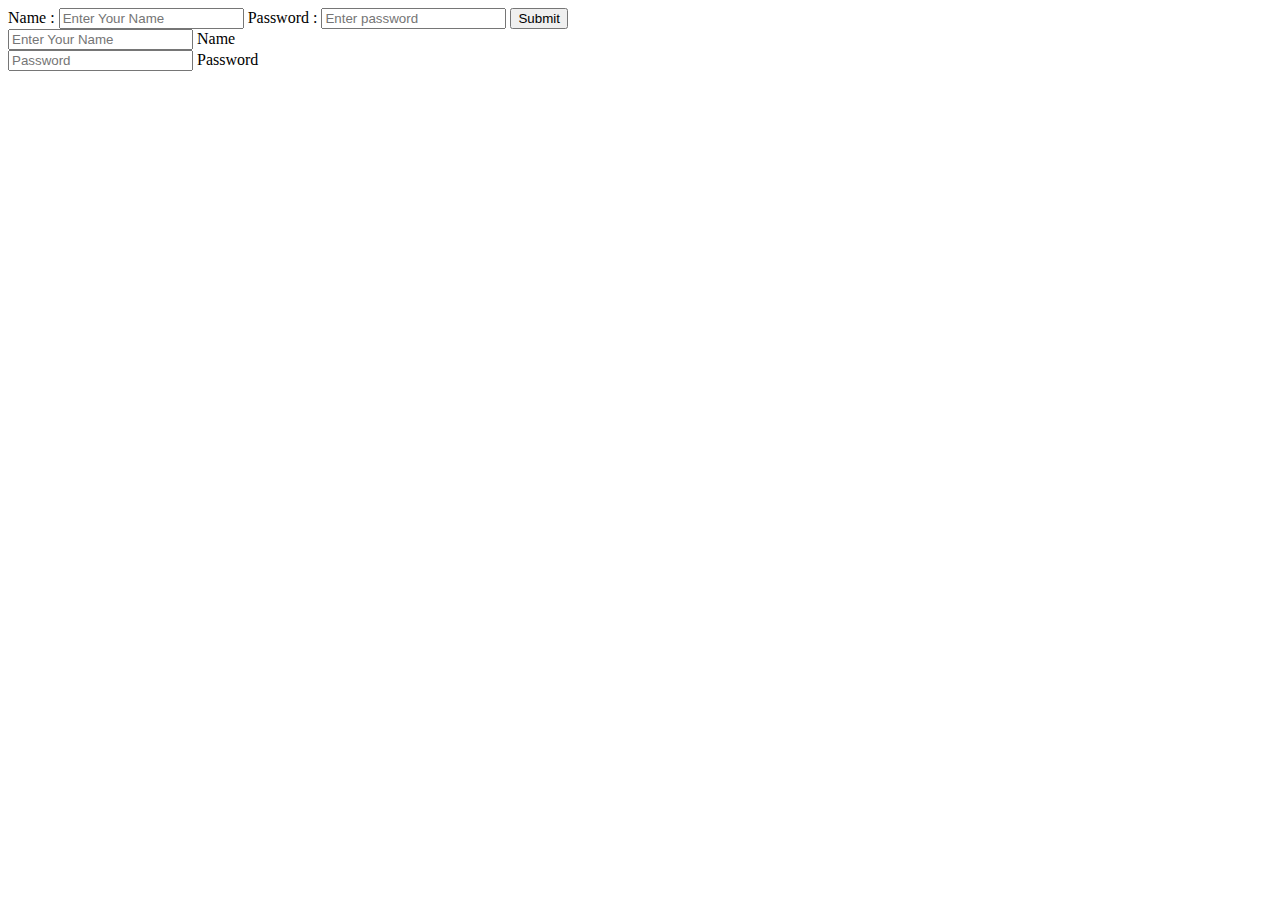
<file: Day-8/Classwork/que.2/index.html>
<!DOCTYPE html>
<html lang="en">
<head>
    <meta charset="UTF-8">
    <meta name="viewport" content="width=device-width, initial-scale=1.0">
    <title>Document</title>
    <link href="https://cdn.jsdelivr.net/npm/bootstrap@5.3.8/dist/css/bootstrap.min.css" rel="stylesheet" integrity="sha384-sRIl4kxILFvY47J16cr9ZwB07vP4J8+LH7qKQnuqkuIAvNWLzeN8tE5YBujZqJLB" crossorigin="anonymous">

</head>
<body>
    <div>
        <!--  Create the components: input group and floating labels  -->

        <!-- input group -->
        <div class="input-group">
            <span class="input-group-text">Name : </span>
            <input type="text" class="form-control" placeholder="Enter Your Name">
            <span class="input-group-text">Password : </span>
            <input type="text" class="form-control" placeholder="Enter password">
            <button type="button" class="btn btn-secondary">Submit</button>
        </div>


        <!-- floating labels -->
         <div class="form-floating">
            <input type="text" class="form-control" placeholder="Enter Your Name">
            <label for="">Name</label>
         </div>

         <div class="form-floating">
            <input type="text" class="form-control" placeholder="Password">
            <label for="">Password</label>
         </div>
    </div>


    
    
    <script src="https://cdn.jsdelivr.net/npm/bootstrap@5.3.8/dist/js/bootstrap.bundle.min.js" integrity="sha384-FKyoEForCGlyvwx9Hj09JcYn3nv7wiPVlz7YYwJrWVcXK/BmnVDxM+D2scQbITxI" crossorigin="anonymous"></script>
</body>
</html>
</file>
<file: Template-2/style.css>
* {
      margin: 0;
      padding: 0;
      box-sizing: border-box;
    }

    body {
      font-family: 'Segoe UI', Tahoma, Geneva, Verdana, sans-serif;
      overflow-x: hidden;
    }

    :root {
      --primary-green: #2e8b57;
      --dark-bg: #2c3e50;
    }

    /* Top Bar */
    .top-bar {
      background-color: var(--dark-bg);
      color: white;
      font-size: 14px;
      padding: 10px 0;
    }

    .countdown-item {
      display: inline-block;
      text-align: center;
      margin: 0 5px;
    }

    .countdown-item .number {
      background: #0d6efd;
      color: #fff;
      padding: 6px 12px;
      border-radius: 4px;
      display: inline-block;
      min-width: 45px;
      font-weight: 700;
      font-size: 16px;
    }

    .countdown-item .label {
      color: #fff;
      font-size: 11px;
      margin-left: 4px;
    }

    /* Navbar */
    .navbar {
      padding: 15px 0;
      box-shadow: 0 2px 8px rgba(0,0,0,0.05);
    }

    .navbar-brand {
      font-weight: bold;
      color: var(--primary-green) !important;
    }

    .nav-link {
      color: #333 !important;
      font-weight: 600;
      padding: 8px 15px !important;
      transition: color 0.3s;
    }

    .nav-link:hover,
    .nav-link.active {
      color: var(--primary-green) !important;
    }

    .text-success {
      color: var(--primary-green) !important;
    }

    /* Hero Section */
    .hero {
      background: linear-gradient(rgba(0, 0, 0, 0.5), rgba(0, 0, 0, 0.5)), url('./Img/h1_hero1.jpg') center center/cover;
      min-height: 70vh;
      display: flex;
      align-items: center;
      justify-content: flex-start;
      color: white;
      position: relative;
    }

    .hero-content {
      position: relative;
      z-index: 2;
      max-width: 600px;
      padding: 40px;
    }

    .hero h1 {
      font-weight: 800;
      font-size: 2.8rem;
      line-height: 1.2;
      margin-bottom: 20px;
    }

    .hero p {
      font-size: 1.1rem;
      margin: 15px 0 25px;
      line-height: 1.6;
    }

    .btn-success {
      background-color: var(--primary-green) !important;
      border: none !important;
      padding: 12px 30px;
      font-weight: 600;
      border-radius: 4px;
      transition: all 0.3s;
    }

    .btn-success:hover {
      background-color: #256b46 !important;
      transform: translateY(-2px);
      box-shadow: 0 5px 15px rgba(46, 139, 87, 0.3);
    }

    /* About Section */
    .about-area {
      padding: 80px 0;
    }

    .about-area img {
      border-radius: 8px;
      box-shadow: 0 10px 30px rgba(0,0,0,0.1);
    }

    /* Programs Section */
    section.py-5 {
      padding: 80px 0 !important;
    }

    .card {
      border: none;
      transition: all 0.3s;
    }

    .card:hover {
      transform: translateY(-5px);
      box-shadow: 0 15px 40px rgba(0,0,0,0.15) !important;
    }

    .card img {
      height: 250px;
      object-fit: cover;
    }

    /* Resources Section */
    .list-group-item {
      border: 1px solid #dee2e6;
      padding: 20px;
      transition: all 0.3s;
    }

    .list-group-item:hover {
      background-color: #f8f9fa;
      border-left: 4px solid var(--primary-green);
    }

    .btn-outline-success {
      width: 40px;
      height: 40px;
      display: flex;
      align-items: center;
      justify-content: center;
      border-color: var(--primary-green) !important;
      color: var(--primary-green) !important;
      transition: all 0.3s;
    }

    .btn-outline-success:hover {
      background-color: var(--primary-green) !important;
      color: white !important;
    }

    /* Story Cards */
    .card-body p {
      color: #333;
      font-weight: 500;
      line-height: 1.6;
    }

    /* Partners Section */
    .d-flex.gap-4 img {
      max-height: 50px;
      opacity: 0.6;
      transition: opacity 0.3s;
    }

    .d-flex.gap-4 img:hover {
      opacity: 1;
    }

    /* Trust Section */
    .bg-success {
      background-color: var(--primary-green) !important;
    }

    .object-fit-cover {
      object-fit: cover;
    }

    /* Footer */
    footer {
      background-color: var(--dark-bg);
    }

    footer a {
      transition: color 0.3s;
    }

    footer a:hover {
      color: var(--primary-green) !important;
    }

    /* Social Icons */
    .fa-brands, .fa-solid {
      cursor: pointer;
      transition: all 0.3s;
    }

    .fa-brands:hover, .fa-solid:hover {
      transform: scale(1.2);
    }

    /* Responsive Fixes */
    @media (max-width: 768px) {
      .hero {
        min-height: auto;
        text-align: center;
        padding: 60px 20px;
      }

      .hero-content {
        margin: 0 auto;
        padding: 20px;
      }

      .hero h1 {
        font-size: 2rem;
      }

      .top-bar {
        padding: 15px 0;
      }

      .top-bar .container > .d-flex {
        flex-direction: column;
        text-align: center;
        gap: 15px;
      }

      .top-bar .container > .d-flex > div:first-child {
        font-size: 13px;
      }

      .countdown-item {
        margin: 0 3px;
      }

      .countdown-item .number {
        padding: 4px 8px;
        min-width: 35px;
        font-size: 14px;
      }

      .countdown-item .label {
        font-size: 10px;
      }
    }

    /* Smooth Scrolling */
    html {
      scroll-behavior: smooth;
    }

    /* Link Styles */
    .link-success {
      color: var(--primary-green) !important;
      text-decoration: none;
      font-weight: 600;
      transition: color 0.3s;
    }

    .link-success:hover {
      color: #256b46 !important;
      text-decoration: underline;
    }

    .link-light {
      color: white !important;
      text-decoration: underline;
      font-weight: 600;
      transition: opacity 0.3s;
    }

    .link-light:hover {
      opacity: 0.8;
    }
</file>
<file: Day-1/ClassWork/style.css>
*{
    margin: 0;
    padding: 0;
}

div{
    border: 2px solid black;
}
</file>
<file: Day-2/ClassWork/style.css>
*{
    margin: 0;
    padding:0;
}


div{
    border: 2px solid black;
}
</file>
<file: Template-1/style.css>
/* Reset */
* {
  margin: 0;
  padding: 0;
  box-sizing: border-box;
}

/* Body */
body {
  background-color: black;
  font-family: Arial, sans-serif;
}

/* Buttons */
.btn {
  color: white;
}

/* Desktop Right Sidebar */
.right-sidebar {
  width: 200px;
  height: 100vh;
  color: white;
  background-color: black;   
  position: fixed;
  top: 0;
  right: 0;
  padding: 20px 10px;
  text-align: center;
}

.right-sidebar h6 {
  font-weight: bold;
  margin-bottom: 30px;
}

.right-sidebar .nav-link {
  color: white;
  padding: 8px 0;
  transition: color 0.3s ease;
}

.right-sidebar .nav-link.active {
  color: #ff4d4d;
}

.right-sidebar .nav-link:hover {
  color: #ff4d4d;
}

.right-sidebar .social-icons a {
  color: white;
  margin: 0 5px;
  font-size: 1.2rem;
  transition: color 0.3s ease;
}

.right-sidebar .social-icons a:hover {
  color: #ff4d4d;
}

/* Content */
.content {
  margin-right: 220px; 
  padding: 20px;
}

.content img {
  width: 100%;
  height: 250px;
  object-fit: cover;
  border-radius: 6px;
}

/* Footer */
footer {
  background-color: black;
  text-align: center;
  padding: 15px;
  color: white;
}

/* Mobile Offcanvas Menu */
.offcanvas {
  background-color: white;  
  width: 220px;             
}

.offcanvas .nav-link {
  color: black;
  font-size: 1.1rem;
  margin: 8px 0;
  transition: color 0.2s ease;
}

.offcanvas .nav-link.active {
  color: #ff4d4d;
  font-weight: bold;
}

.offcanvas .nav-link:hover {
  color: #ff4d4d;
}

.offcanvas .social-icons a {
  color: black;
  margin: 0 8px;
  font-size: 1.3rem;
  transition: color 0.2s ease;
}

.offcanvas .social-icons a:hover {
  color: #ff4d4d;
}

/* Responsive */
@media (max-width: 991px) {
  .right-sidebar {
    display: none;
  }
  .content {
    margin-right: 0;
  }
}
</file>
